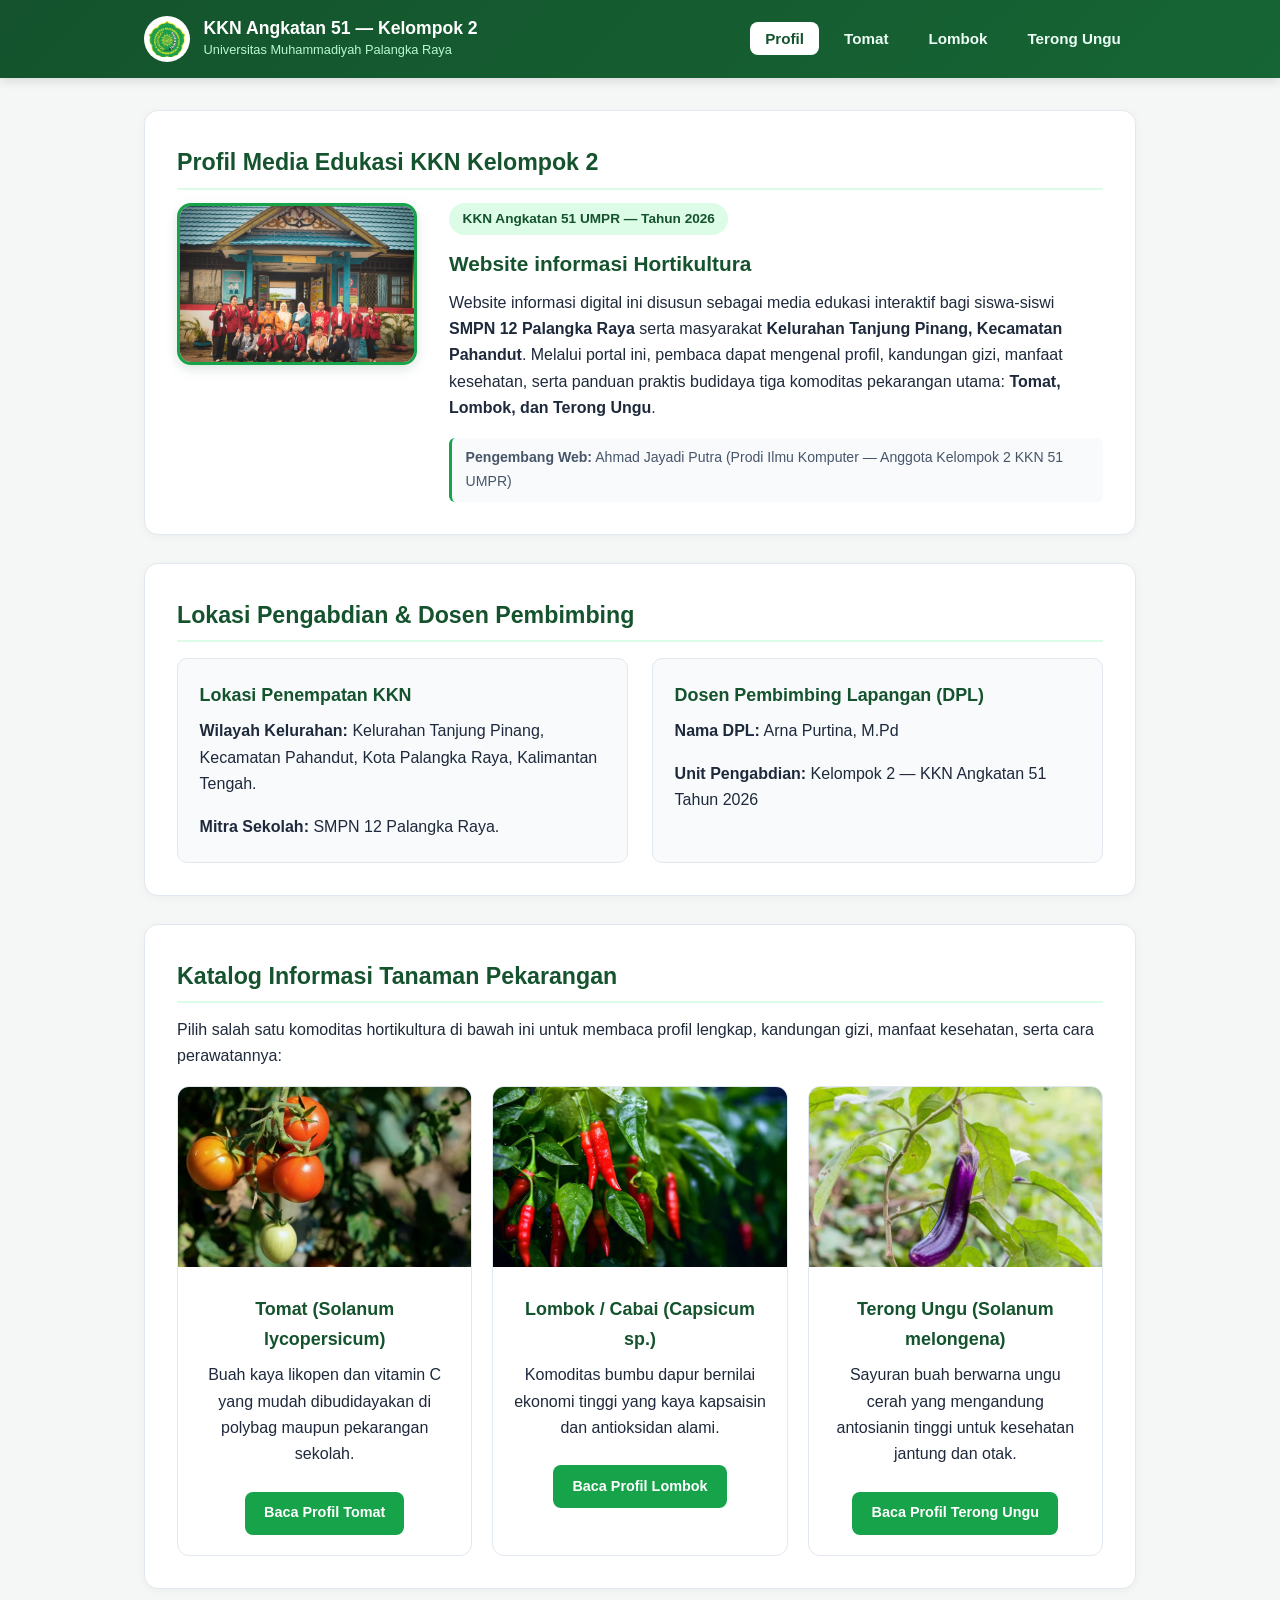
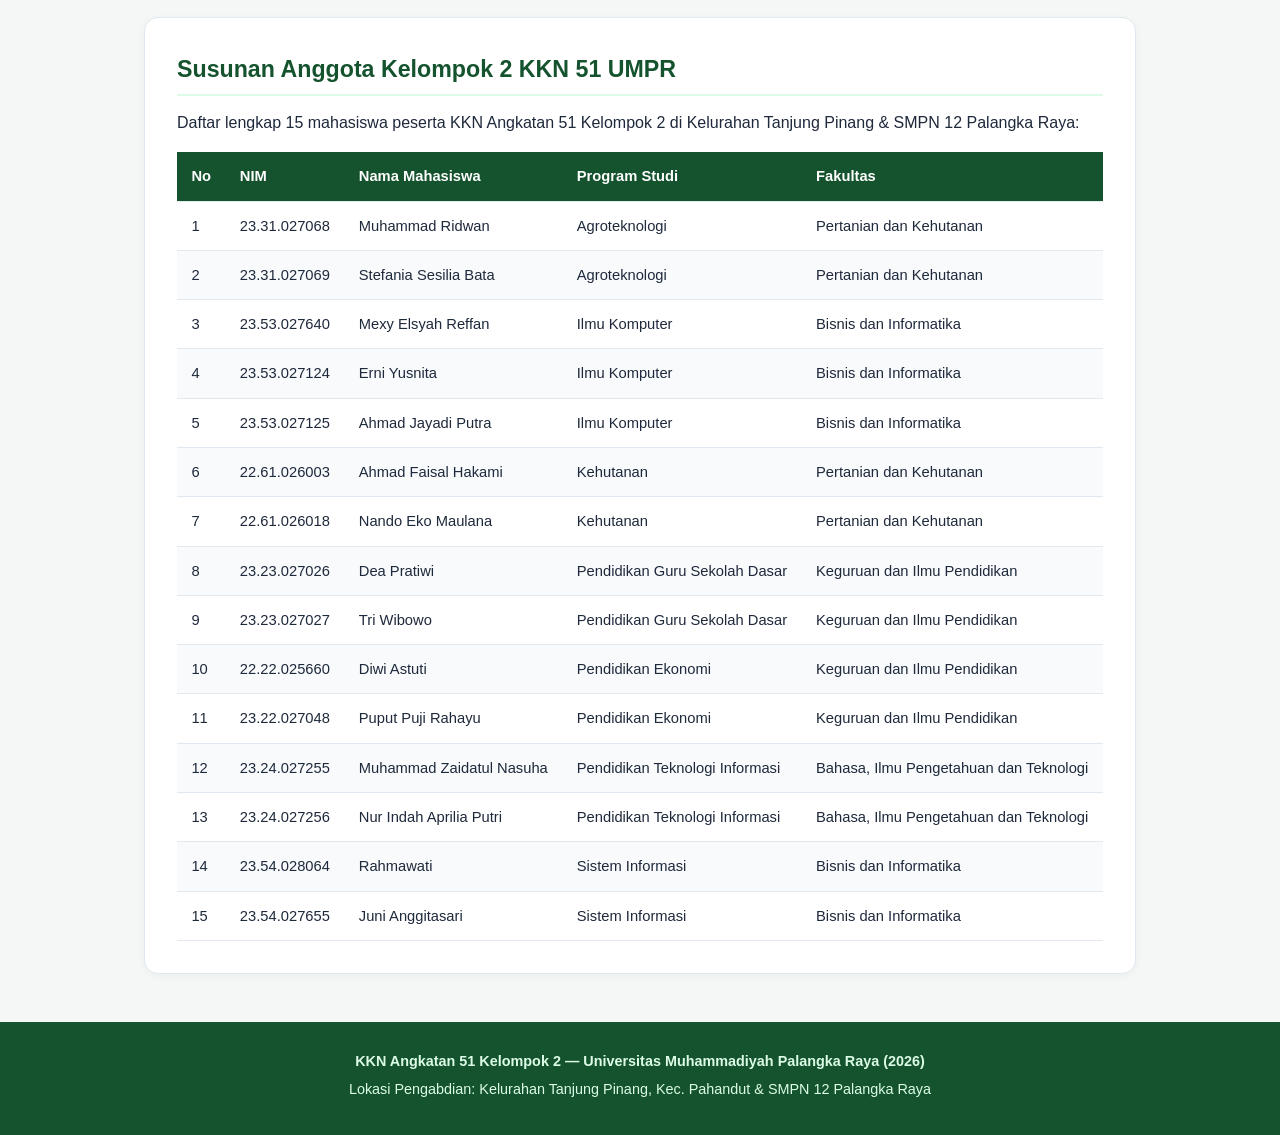
<file: index.html>
<!DOCTYPE html>
<html lang="id">
<head>
  <meta charset="UTF-8">
  <meta name="viewport" content="width=device-width, initial-scale=1.0">
  <title>Profil KKN 51 Kelompok 2 UMPR | Edukasi Tanaman Pekarangan</title>
  <link rel="stylesheet" href="assets/css/style.css">
</head>
<body>
  <header>
    <div class="nav-container">
      <div class="brand">
        <img src="assets/images/umpr.png" alt="Logo UMPR" class="brand-logo">
        <div class="brand-text">
          <h1>KKN Angkatan 51 — Kelompok 2</h1>
          <span>Universitas Muhammadiyah Palangka Raya</span>
        </div>
      </div>
      <nav>
        <ul>
          <li><a href="index.html" class="active">Profil</a></li>
          <li><a href="tomat.html">Tomat</a></li>
          <li><a href="lombok.html">Lombok</a></li>
          <li><a href="terong.html">Terong Ungu</a></li>
        </ul>
      </nav>
    </div>
  </header>

  <main>
    <!-- Profil Program Kerja Kelompok -->
    <section class="card">
      <h2>Profil Media Edukasi KKN Kelompok 2</h2>
      <div class="profile-box">
        <img src="assets/images/profil.jpeg" alt="Dokumentasi Tim KKN Kelompok 2" class="profile-img">
        <div class="profile-info">
          <span class="tag-pill">KKN Angkatan 51 UMPR — Tahun 2026</span>
          <h3 style="font-size: 1.3rem; margin-bottom: 0.5rem;">Website informasi Hortikultura  </h3>
          <p>Website informasi digital ini disusun sebagai media edukasi interaktif bagi siswa-siswi <strong>SMPN 12 Palangka Raya</strong> serta masyarakat <strong>Kelurahan Tanjung Pinang, Kecamatan Pahandut</strong>. Melalui portal ini, pembaca dapat mengenal profil, kandungan gizi, manfaat kesehatan, serta panduan praktis budidaya tiga komoditas pekarangan utama: <strong>Tomat, Lombok, dan Terong Ungu</strong>.</p>
          <p class="dev-credit"><strong>Pengembang Web:</strong> Ahmad Jayadi Putra (Prodi Ilmu Komputer — Anggota Kelompok 2 KKN 51 UMPR)</p>
        </div>
      </div>
    </section>

    <!-- Profil Lokasi KKN & DPL -->
    <section class="card">
      <h2>Lokasi Pengabdian &amp; Dosen Pembimbing</h2>
      <div class="grid-2">
        <div class="sub-card">
          <h3>Lokasi Penempatan KKN</h3>
          <p><strong>Wilayah Kelurahan:</strong> Kelurahan Tanjung Pinang, Kecamatan Pahandut, Kota Palangka Raya, Kalimantan Tengah.</p>
          <p style="margin-bottom: 0;"><strong>Mitra Sekolah:</strong> SMPN 12 Palangka Raya.</p>
        </div>
        <div class="sub-card">
          <h3>Dosen Pembimbing Lapangan (DPL)</h3>
          <p><strong>Nama DPL:</strong> Arna Purtina, M.Pd</p>
          
          <p style="margin-bottom: 0;"><strong>Unit Pengabdian:</strong> Kelompok 2 — KKN Angkatan 51 Tahun 2026</p>
        </div>
      </div>
    </section>

    <!-- Katalog Singkat 3 Tanaman -->
    <section class="card">
      <h2>Katalog Informasi Tanaman Pekarangan</h2>
      <p>Pilih salah satu komoditas hortikultura di bawah ini untuk membaca profil lengkap, kandungan gizi, manfaat kesehatan, serta cara perawatannya:</p>
      <div class="grid-3">
        <div class="plant-preview">
          <img src="assets/images/tomat.jpg" alt="Tanaman Tomat">
          <div class="plant-preview-body">
            <h3>Tomat (Solanum lycopersicum)</h3>
            <p>Buah kaya likopen dan vitamin C yang mudah dibudidayakan di polybag maupun pekarangan sekolah.</p>
            <a href="tomat.html" class="btn">Baca Profil Tomat</a>
          </div>
        </div>

        <div class="plant-preview">
          <img src="assets/images/lombok.jpg" alt="Tanaman Lombok">
          <div class="plant-preview-body">
            <h3>Lombok / Cabai (Capsicum sp.)</h3>
            <p>Komoditas bumbu dapur bernilai ekonomi tinggi yang kaya kapsaisin dan antioksidan alami.</p>
            <a href="lombok.html" class="btn">Baca Profil Lombok</a>
          </div>
        </div>

        <div class="plant-preview">
          <img src="assets/images/terong.jpg" alt="Tanaman Terong Ungu">
          <div class="plant-preview-body">
            <h3>Terong Ungu (Solanum melongena)</h3>
            <p>Sayuran buah berwarna ungu cerah yang mengandung antosianin tinggi untuk kesehatan jantung dan otak.</p>
            <a href="terong.html" class="btn">Baca Profil Terong Ungu</a>
          </div>
        </div>
      </div>
    </section>

    <!-- Daftar Anggota Kelompok 2 -->
    <section class="card">
      <h2>Susunan Anggota Kelompok 2 KKN 51 UMPR</h2>
      <p>Daftar lengkap 15 mahasiswa peserta KKN Angkatan 51 Kelompok 2 di Kelurahan Tanjung Pinang &amp; SMPN 12 Palangka Raya:</p>
      <div class="table-wrapper">
        <table>
          <thead>
            <tr>
              <th>No</th>
              <th>NIM</th>
              <th>Nama Mahasiswa</th>
              <th>Program Studi</th>
              <th>Fakultas</th>
            </tr>
          </thead>
          <tbody>
            <tr>
              <td>1</td>
              <td>23.31.027068</td>
              <td>Muhammad Ridwan</td>
              <td>Agroteknologi</td>
              <td>Pertanian dan Kehutanan</td>
            </tr>
            <tr>
              <td>2</td>
              <td>23.31.027069</td>
              <td>Stefania Sesilia Bata</td>
              <td>Agroteknologi</td>
              <td>Pertanian dan Kehutanan</td>
            </tr>
            <tr>
              <td>3</td>
              <td>23.53.027640</td>
              <td>Mexy Elsyah Reffan</td>
              <td>Ilmu Komputer</td>
              <td>Bisnis dan Informatika</td>
            </tr>
            <tr>
              <td>4</td>
              <td>23.53.027124</td>
              <td>Erni Yusnita</td>
              <td>Ilmu Komputer</td>
              <td>Bisnis dan Informatika</td>
            </tr>
            <tr>
              <td>5</td>
              <td>23.53.027125</td>
              <td>Ahmad Jayadi Putra</td>
              <td>Ilmu Komputer</td>
              <td>Bisnis dan Informatika</td>
            </tr>
            <tr>
              <td>6</td>
              <td>22.61.026003</td>
              <td>Ahmad Faisal Hakami</td>
              <td>Kehutanan</td>
              <td>Pertanian dan Kehutanan</td>
            </tr>
            <tr>
              <td>7</td>
              <td>22.61.026018</td>
              <td>Nando Eko Maulana</td>
              <td>Kehutanan</td>
              <td>Pertanian dan Kehutanan</td>
            </tr>
            <tr>
              <td>8</td>
              <td>23.23.027026</td>
              <td>Dea Pratiwi</td>
              <td>Pendidikan Guru Sekolah Dasar</td>
              <td>Keguruan dan Ilmu Pendidikan</td>
            </tr>
            <tr>
              <td>9</td>
              <td>23.23.027027</td>
              <td>Tri Wibowo</td>
              <td>Pendidikan Guru Sekolah Dasar</td>
              <td>Keguruan dan Ilmu Pendidikan</td>
            </tr>
            <tr>
              <td>10</td>
              <td>22.22.025660</td>
              <td>Diwi Astuti</td>
              <td>Pendidikan Ekonomi</td>
              <td>Keguruan dan Ilmu Pendidikan</td>
            </tr>
            <tr>
              <td>11</td>
              <td>23.22.027048</td>
              <td>Puput Puji Rahayu</td>
              <td>Pendidikan Ekonomi</td>
              <td>Keguruan dan Ilmu Pendidikan</td>
            </tr>
            <tr>
              <td>12</td>
              <td>23.24.027255</td>
              <td>Muhammad Zaidatul Nasuha</td>
              <td>Pendidikan Teknologi Informasi</td>
              <td>Bahasa, Ilmu Pengetahuan dan Teknologi</td>
            </tr>
            <tr>
              <td>13</td>
              <td>23.24.027256</td>
              <td>Nur Indah Aprilia Putri</td>
              <td>Pendidikan Teknologi Informasi</td>
              <td>Bahasa, Ilmu Pengetahuan dan Teknologi</td>
            </tr>
            <tr>
              <td>14</td>
              <td>23.54.028064</td>
              <td>Rahmawati</td>
              <td>Sistem Informasi</td>
              <td>Bisnis dan Informatika</td>
            </tr>
            <tr>
              <td>15</td>
              <td>23.54.027655</td>
              <td>Juni Anggitasari</td>
              <td>Sistem Informasi</td>
              <td>Bisnis dan Informatika</td>
            </tr>
          </tbody>
        </table>
      </div>
    </section>
  </main>

  <footer>
    <p><strong>KKN Angkatan 51 Kelompok 2 — Universitas Muhammadiyah Palangka Raya (2026)</strong></p>
    <p>Lokasi Pengabdian: Kelurahan Tanjung Pinang, Kec. Pahandut &amp; SMPN 12 Palangka Raya</p>
  </footer>
</body>
</html>
</file>
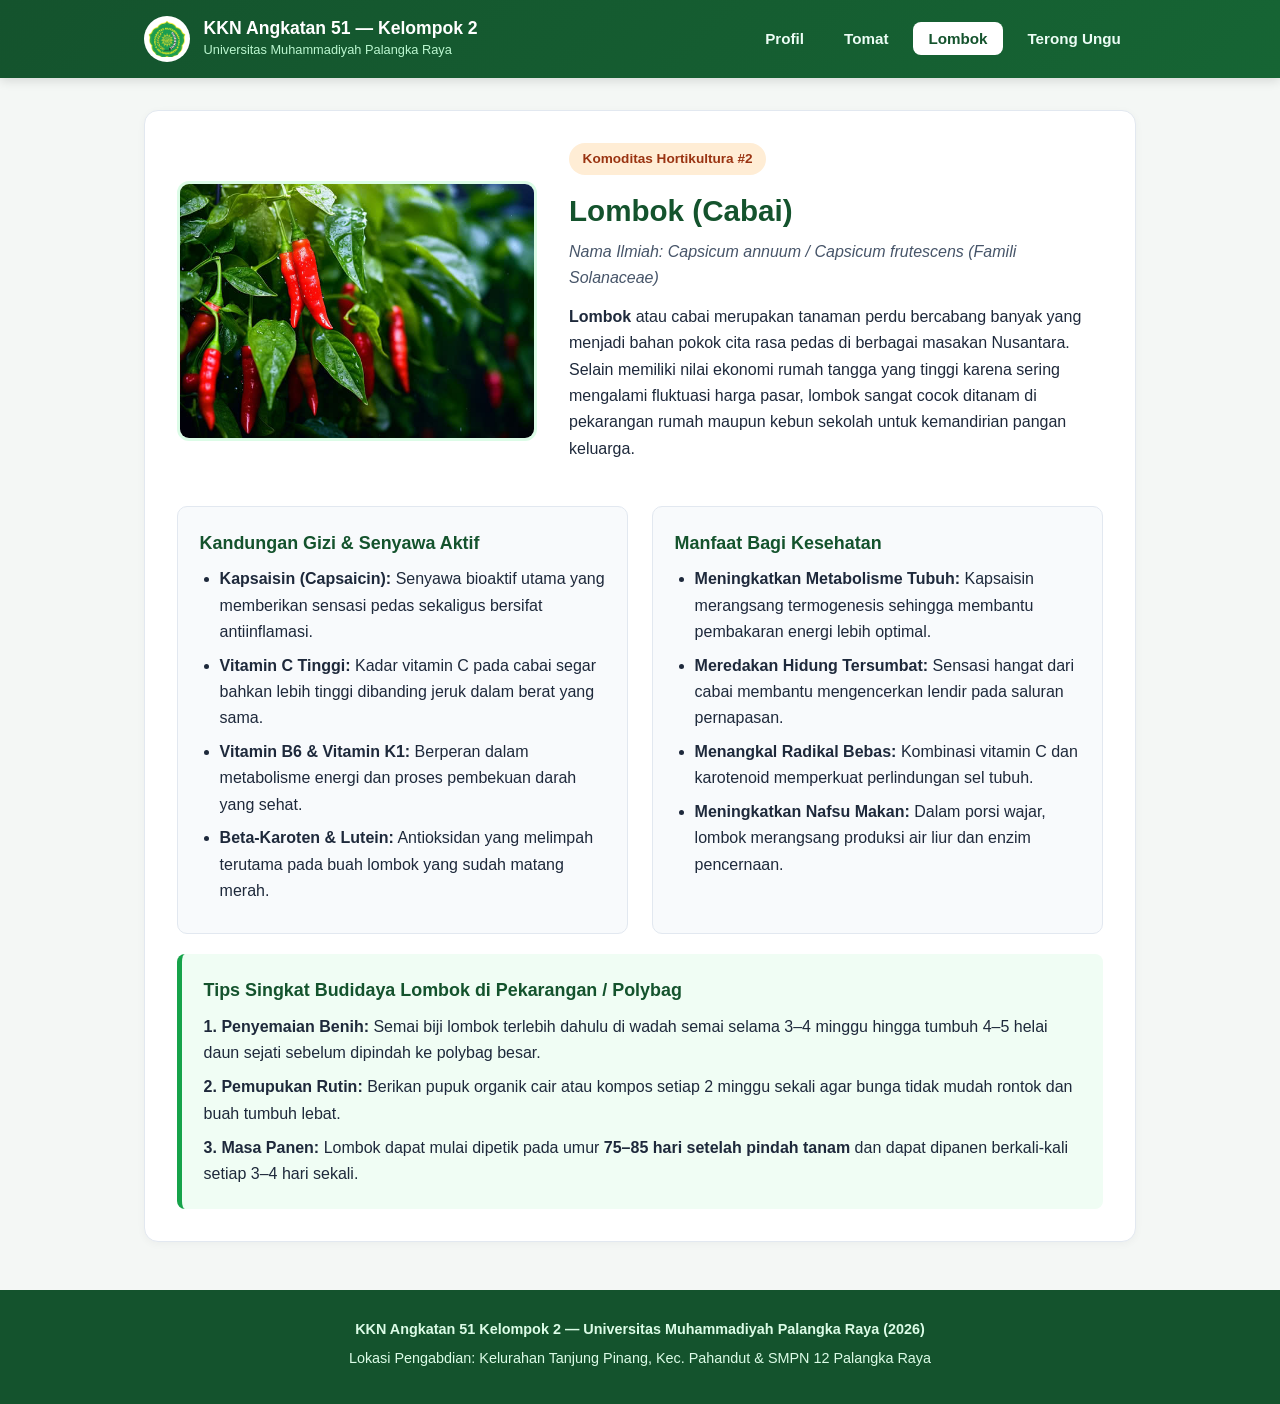
<file: lombok.html>
<!DOCTYPE html>
<html lang="id">
<head>
  <meta charset="UTF-8">
  <meta name="viewport" content="width=device-width, initial-scale=1.0">
  <title>Profil Tanaman Lombok | KKN 51 Kelompok 2 UMPR</title>
  <link rel="stylesheet" href="assets/css/style.css">
</head>
<body>
  <header>
    <div class="nav-container">
      <div class="brand">
        <img src="assets/images/umpr.png" alt="Logo UMPR" class="brand-logo">
        <div class="brand-text">
          <h1>KKN Angkatan 51 — Kelompok 2</h1>
          <span>Universitas Muhammadiyah Palangka Raya</span>
        </div>
      </div>
      <nav>
        <ul>
          <li><a href="index.html">Profil</a></li>
          <li><a href="tomat.html">Tomat</a></li>
          <li><a href="lombok.html" class="active">Lombok</a></li>
          <li><a href="terong.html">Terong Ungu</a></li>
        </ul>
      </nav>
    </div>
  </header>

  <main>
    <section class="card">
      <div class="plant-hero">
        <img src="assets/images/lombok.jpg" alt="Tanaman Lombok / Cabai" class="plant-hero-img">
        <div class="plant-hero-text">
          <span class="tag-pill" style="background-color: #ffedd5; color: #9a3412;">Komoditas Hortikultura #2</span>
          <h2 style="border: none; padding: 0; margin-bottom: 0.2rem; font-size: 1.85rem;">Lombok (Cabai)</h2>
          <p class="latin-name">Nama Ilmiah: Capsicum annuum / Capsicum frutescens (Famili Solanaceae)</p>
          <p><strong>Lombok</strong> atau cabai merupakan tanaman perdu bercabang banyak yang menjadi bahan pokok cita rasa pedas di berbagai masakan Nusantara. Selain memiliki nilai ekonomi rumah tangga yang tinggi karena sering mengalami fluktuasi harga pasar, lombok sangat cocok ditanam di pekarangan rumah maupun kebun sekolah untuk kemandirian pangan keluarga.</p>
        </div>
      </div>

      <div class="grid-2" style="margin-top: 1.75rem;">
        <div class="sub-card">
          <h3>Kandungan Gizi &amp; Senyawa Aktif</h3>
          <ul>
            <li><strong>Kapsaisin (Capsaicin):</strong> Senyawa bioaktif utama yang memberikan sensasi pedas sekaligus bersifat antiinflamasi.</li>
            <li><strong>Vitamin C Tinggi:</strong> Kadar vitamin C pada cabai segar bahkan lebih tinggi dibanding jeruk dalam berat yang sama.</li>
            <li><strong>Vitamin B6 &amp; Vitamin K1:</strong> Berperan dalam metabolisme energi dan proses pembekuan darah yang sehat.</li>
            <li><strong>Beta-Karoten &amp; Lutein:</strong> Antioksidan yang melimpah terutama pada buah lombok yang sudah matang merah.</li>
          </ul>
        </div>

        <div class="sub-card">
          <h3>Manfaat Bagi Kesehatan</h3>
          <ul>
            <li><strong>Meningkatkan Metabolisme Tubuh:</strong> Kapsaisin merangsang termogenesis sehingga membantu pembakaran energi lebih optimal.</li>
            <li><strong>Meredakan Hidung Tersumbat:</strong> Sensasi hangat dari cabai membantu mengencerkan lendir pada saluran pernapasan.</li>
            <li><strong>Menangkal Radikal Bebas:</strong> Kombinasi vitamin C dan karotenoid memperkuat perlindungan sel tubuh.</li>
            <li><strong>Meningkatkan Nafsu Makan:</strong> Dalam porsi wajar, lombok merangsang produksi air liur dan enzim pencernaan.</li>
          </ul>
        </div>
      </div>

      <div class="tips-box">
        <h3>Tips Singkat Budidaya Lombok di Pekarangan / Polybag</h3>
        <p style="margin-bottom: 0.5rem;"><strong>1. Penyemaian Benih:</strong> Semai biji lombok terlebih dahulu di wadah semai selama 3–4 minggu hingga tumbuh 4–5 helai daun sejati sebelum dipindah ke polybag besar.</p>
        <p style="margin-bottom: 0.5rem;"><strong>2. Pemupukan Rutin:</strong> Berikan pupuk organik cair atau kompos setiap 2 minggu sekali agar bunga tidak mudah rontok dan buah tumbuh lebat.</p>
        <p style="margin-bottom: 0;"><strong>3. Masa Panen:</strong> Lombok dapat mulai dipetik pada umur <strong>75–85 hari setelah pindah tanam</strong> dan dapat dipanen berkali-kali setiap 3–4 hari sekali.</p>
      </div>
    </section>
  </main>

  <footer>
    <p><strong>KKN Angkatan 51 Kelompok 2 — Universitas Muhammadiyah Palangka Raya (2026)</strong></p>
    <p>Lokasi Pengabdian: Kelurahan Tanjung Pinang, Kec. Pahandut &amp; SMPN 12 Palangka Raya</p>
  </footer>
</body>
</html>
</file>
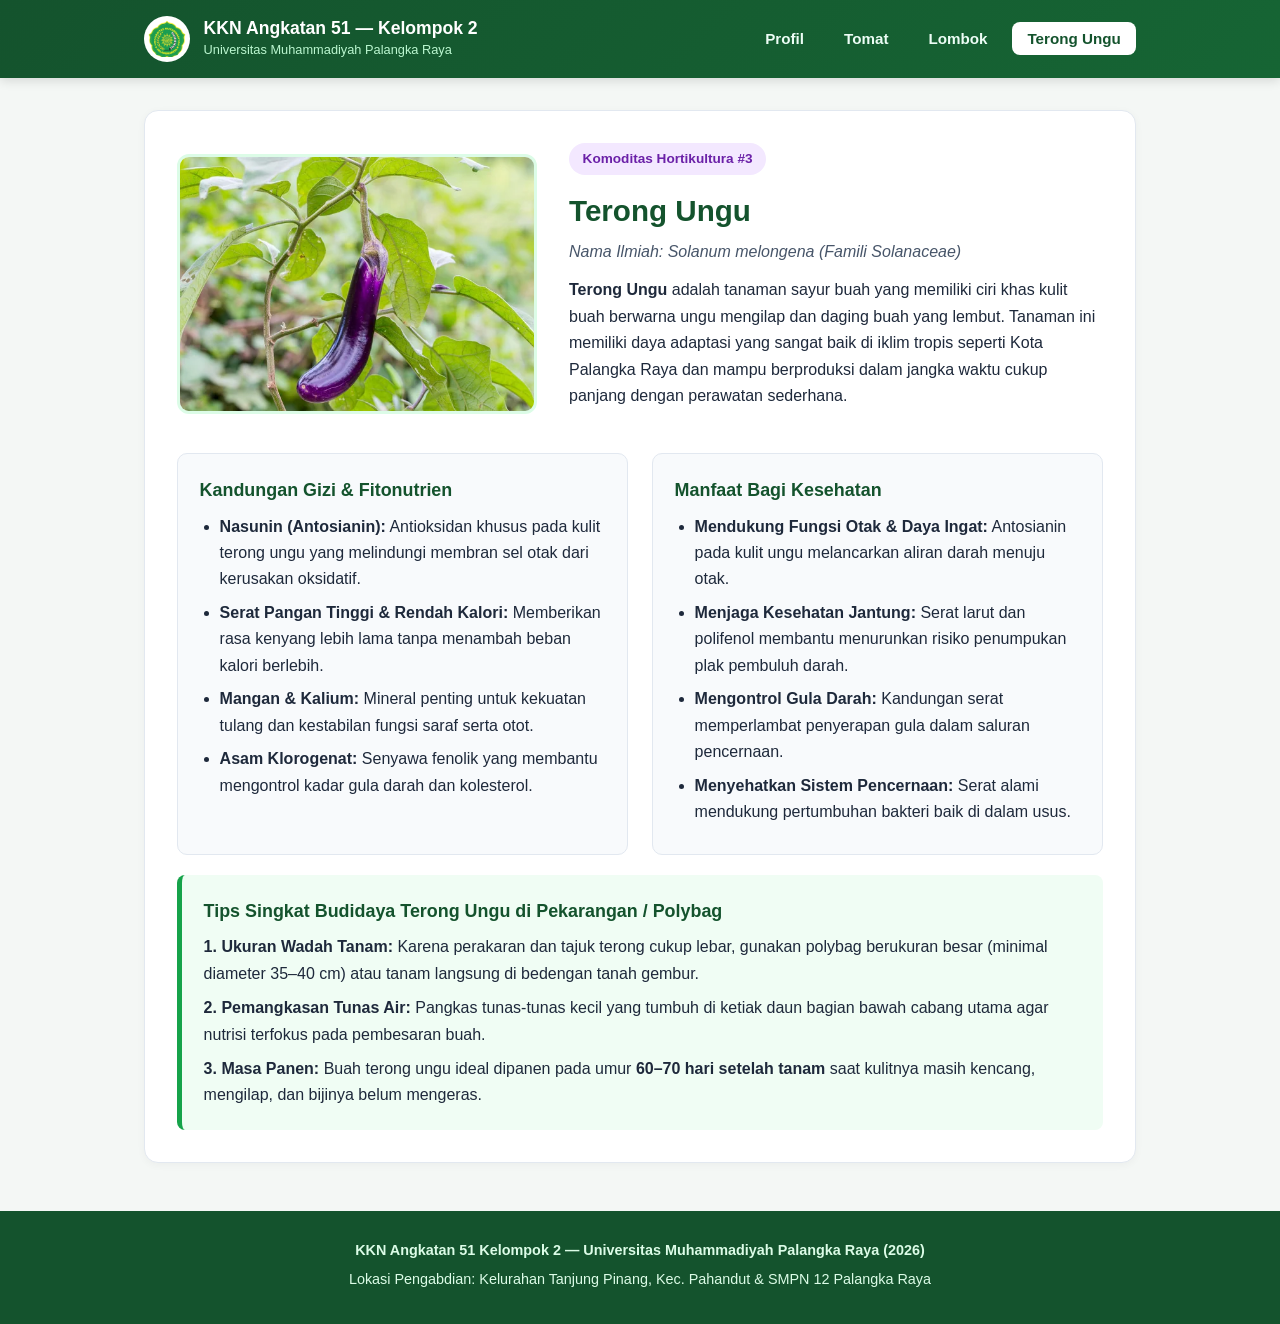
<file: terong.html>
<!DOCTYPE html>
<html lang="id">
<head>
  <meta charset="UTF-8">
  <meta name="viewport" content="width=device-width, initial-scale=1.0">
  <title>Profil Tanaman Terong Ungu | KKN 51 Kelompok 2 UMPR</title>
  <link rel="stylesheet" href="assets/css/style.css">
</head>
<body>
  <header>
    <div class="nav-container">
      <div class="brand">
        <img src="assets/images/umpr.png" alt="Logo UMPR" class="brand-logo">
        <div class="brand-text">
          <h1>KKN Angkatan 51 — Kelompok 2</h1>
          <span>Universitas Muhammadiyah Palangka Raya</span>
        </div>
      </div>
      <nav>
        <ul>
          <li><a href="index.html">Profil</a></li>
          <li><a href="tomat.html">Tomat</a></li>
          <li><a href="lombok.html">Lombok</a></li>
          <li><a href="terong.html" class="active">Terong Ungu</a></li>
        </ul>
      </nav>
    </div>
  </header>

  <main>
    <section class="card">
      <div class="plant-hero">
        <img src="assets/images/terong.jpg" alt="Tanaman dan Buah Terong Ungu" class="plant-hero-img">
        <div class="plant-hero-text">
          <span class="tag-pill" style="background-color: #f3e8ff; color: #6b21a8;">Komoditas Hortikultura #3</span>
          <h2 style="border: none; padding: 0; margin-bottom: 0.2rem; font-size: 1.85rem;">Terong Ungu</h2>
          <p class="latin-name">Nama Ilmiah: Solanum melongena (Famili Solanaceae)</p>
          <p><strong>Terong Ungu</strong> adalah tanaman sayur buah yang memiliki ciri khas kulit buah berwarna ungu mengilap dan daging buah yang lembut. Tanaman ini memiliki daya adaptasi yang sangat baik di iklim tropis seperti Kota Palangka Raya dan mampu berproduksi dalam jangka waktu cukup panjang dengan perawatan sederhana.</p>
        </div>
      </div>

      <div class="grid-2" style="margin-top: 1.75rem;">
        <div class="sub-card">
          <h3>Kandungan Gizi &amp; Fitonutrien</h3>
          <ul>
            <li><strong>Nasunin (Antosianin):</strong> Antioksidan khusus pada kulit terong ungu yang melindungi membran sel otak dari kerusakan oksidatif.</li>
            <li><strong>Serat Pangan Tinggi &amp; Rendah Kalori:</strong> Memberikan rasa kenyang lebih lama tanpa menambah beban kalori berlebih.</li>
            <li><strong>Mangan &amp; Kalium:</strong> Mineral penting untuk kekuatan tulang dan kestabilan fungsi saraf serta otot.</li>
            <li><strong>Asam Klorogenat:</strong> Senyawa fenolik yang membantu mengontrol kadar gula darah dan kolesterol.</li>
          </ul>
        </div>

        <div class="sub-card">
          <h3>Manfaat Bagi Kesehatan</h3>
          <ul>
            <li><strong>Mendukung Fungsi Otak &amp; Daya Ingat:</strong> Antosianin pada kulit ungu melancarkan aliran darah menuju otak.</li>
            <li><strong>Menjaga Kesehatan Jantung:</strong> Serat larut dan polifenol membantu menurunkan risiko penumpukan plak pembuluh darah.</li>
            <li><strong>Mengontrol Gula Darah:</strong> Kandungan serat memperlambat penyerapan gula dalam saluran pencernaan.</li>
            <li><strong>Menyehatkan Sistem Pencernaan:</strong> Serat alami mendukung pertumbuhan bakteri baik di dalam usus.</li>
          </ul>
        </div>
      </div>

      <div class="tips-box">
        <h3>Tips Singkat Budidaya Terong Ungu di Pekarangan / Polybag</h3>
        <p style="margin-bottom: 0.5rem;"><strong>1. Ukuran Wadah Tanam:</strong> Karena perakaran dan tajuk terong cukup lebar, gunakan polybag berukuran besar (minimal diameter 35–40 cm) atau tanam langsung di bedengan tanah gembur.</p>
        <p style="margin-bottom: 0.5rem;"><strong>2. Pemangkasan Tunas Air:</strong> Pangkas tunas-tunas kecil yang tumbuh di ketiak daun bagian bawah cabang utama agar nutrisi terfokus pada pembesaran buah.</p>
        <p style="margin-bottom: 0;"><strong>3. Masa Panen:</strong> Buah terong ungu ideal dipanen pada umur <strong>60–70 hari setelah tanam</strong> saat kulitnya masih kencang, mengilap, dan bijinya belum mengeras.</p>
      </div>
    </section>
  </main>

  <footer>
    <p><strong>KKN Angkatan 51 Kelompok 2 — Universitas Muhammadiyah Palangka Raya (2026)</strong></p>
    <p>Lokasi Pengabdian: Kelurahan Tanjung Pinang, Kec. Pahandut &amp; SMPN 12 Palangka Raya</p>
  </footer>
</body>
</html>
</file>
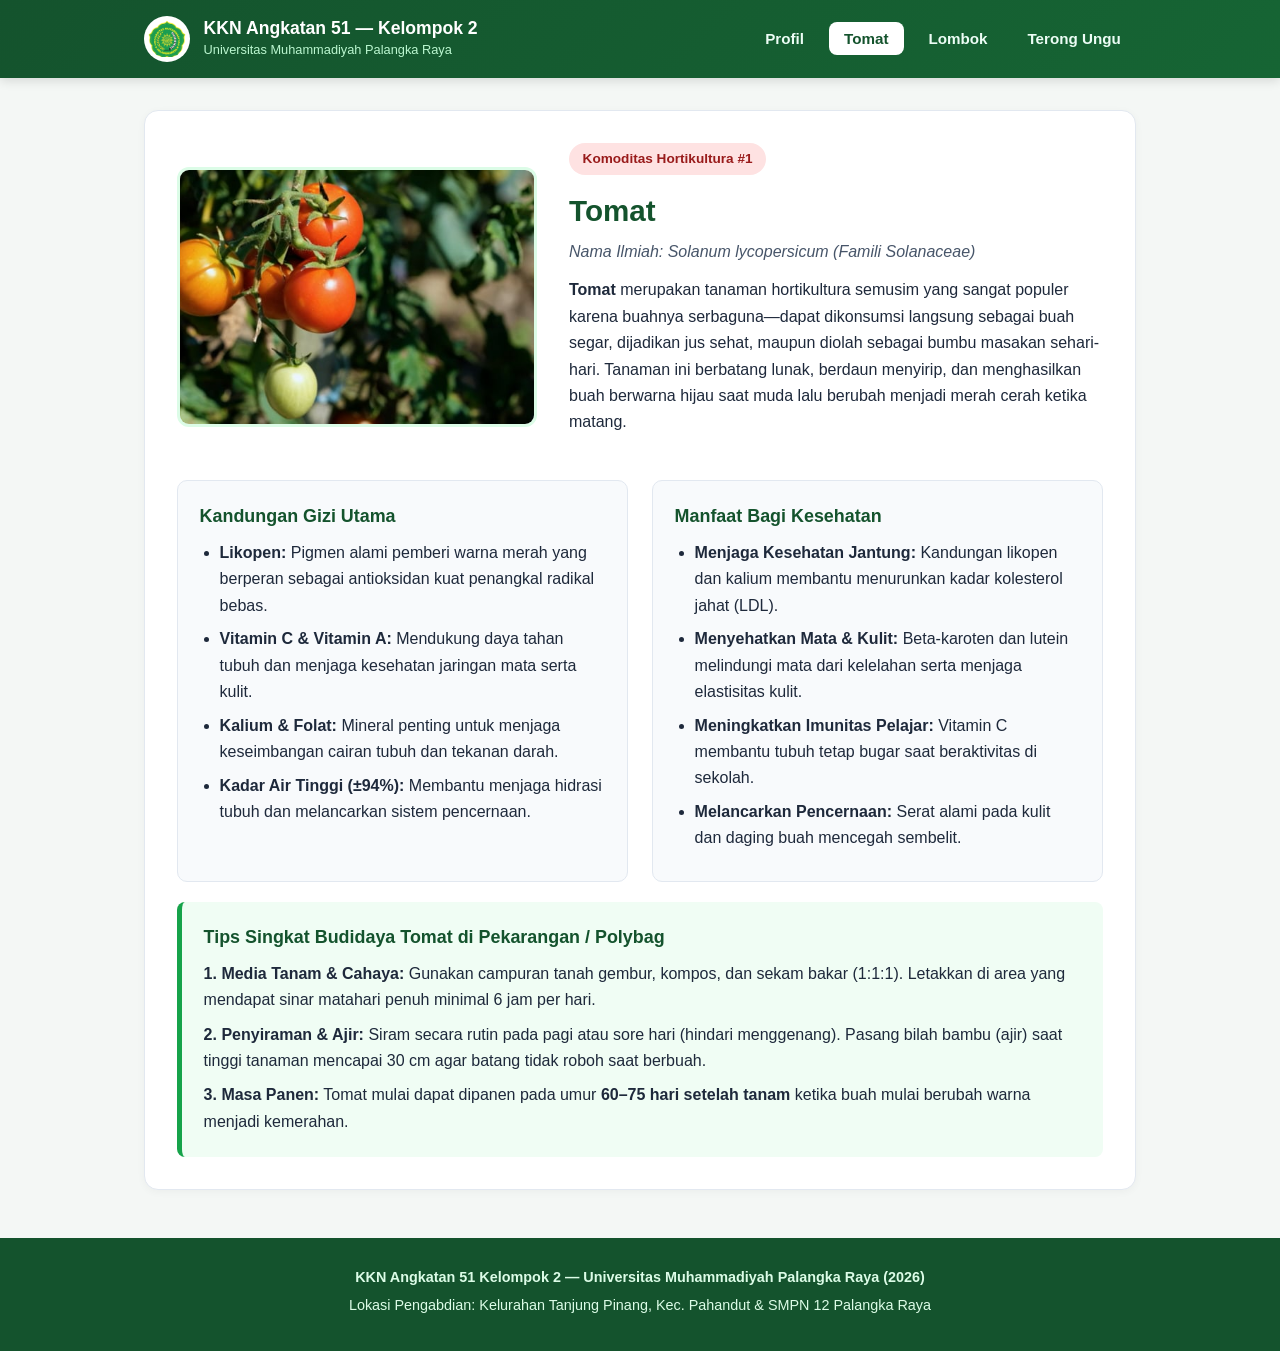
<file: tomat.html>
<!DOCTYPE html>
<html lang="id">
<head>
  <meta charset="UTF-8">
  <meta name="viewport" content="width=device-width, initial-scale=1.0">
  <title>Profil Tanaman Tomat | KKN 51 Kelompok 2 UMPR</title>
  <link rel="stylesheet" href="assets/css/style.css">
</head>
<body>
  <header>
    <div class="nav-container">
      <div class="brand">
        <img src="assets/images/umpr.png" alt="Logo UMPR" class="brand-logo">
        <div class="brand-text">
          <h1>KKN Angkatan 51 — Kelompok 2</h1>
          <span>Universitas Muhammadiyah Palangka Raya</span>
        </div>
      </div>
      <nav>
        <ul>
          <li><a href="index.html">Profil</a></li>
          <li><a href="tomat.html" class="active">Tomat</a></li>
          <li><a href="lombok.html">Lombok</a></li>
          <li><a href="terong.html">Terong Ungu</a></li>
        </ul>
      </nav>
    </div>
  </header>

  <main>
    <section class="card">
      <div class="plant-hero">
        <img src="assets/images/tomat.jpg" alt="Buah dan Tanaman Tomat" class="plant-hero-img">
        <div class="plant-hero-text">
          <span class="tag-pill" style="background-color: #fee2e2; color: #991b1b;">Komoditas Hortikultura #1</span>
          <h2 style="border: none; padding: 0; margin-bottom: 0.2rem; font-size: 1.85rem;">Tomat</h2>
          <p class="latin-name">Nama Ilmiah: Solanum lycopersicum (Famili Solanaceae)</p>
          <p><strong>Tomat</strong> merupakan tanaman hortikultura semusim yang sangat populer karena buahnya serbaguna—dapat dikonsumsi langsung sebagai buah segar, dijadikan jus sehat, maupun diolah sebagai bumbu masakan sehari-hari. Tanaman ini berbatang lunak, berdaun menyirip, dan menghasilkan buah berwarna hijau saat muda lalu berubah menjadi merah cerah ketika matang.</p>
        </div>
      </div>

      <div class="grid-2" style="margin-top: 1.75rem;">
        <div class="sub-card">
          <h3>Kandungan Gizi Utama</h3>
          <ul>
            <li><strong>Likopen:</strong> Pigmen alami pemberi warna merah yang berperan sebagai antioksidan kuat penangkal radikal bebas.</li>
            <li><strong>Vitamin C &amp; Vitamin A:</strong> Mendukung daya tahan tubuh dan menjaga kesehatan jaringan mata serta kulit.</li>
            <li><strong>Kalium &amp; Folat:</strong> Mineral penting untuk menjaga keseimbangan cairan tubuh dan tekanan darah.</li>
            <li><strong>Kadar Air Tinggi (±94%):</strong> Membantu menjaga hidrasi tubuh dan melancarkan sistem pencernaan.</li>
          </ul>
        </div>

        <div class="sub-card">
          <h3>Manfaat Bagi Kesehatan</h3>
          <ul>
            <li><strong>Menjaga Kesehatan Jantung:</strong> Kandungan likopen dan kalium membantu menurunkan kadar kolesterol jahat (LDL).</li>
            <li><strong>Menyehatkan Mata &amp; Kulit:</strong> Beta-karoten dan lutein melindungi mata dari kelelahan serta menjaga elastisitas kulit.</li>
            <li><strong>Meningkatkan Imunitas Pelajar:</strong> Vitamin C membantu tubuh tetap bugar saat beraktivitas di sekolah.</li>
            <li><strong>Melancarkan Pencernaan:</strong> Serat alami pada kulit dan daging buah mencegah sembelit.</li>
          </ul>
        </div>
      </div>

      <div class="tips-box">
        <h3>Tips Singkat Budidaya Tomat di Pekarangan / Polybag</h3>
        <p style="margin-bottom: 0.5rem;"><strong>1. Media Tanam &amp; Cahaya:</strong> Gunakan campuran tanah gembur, kompos, dan sekam bakar (1:1:1). Letakkan di area yang mendapat sinar matahari penuh minimal 6 jam per hari.</p>
        <p style="margin-bottom: 0.5rem;"><strong>2. Penyiraman &amp; Ajir:</strong> Siram secara rutin pada pagi atau sore hari (hindari menggenang). Pasang bilah bambu (ajir) saat tinggi tanaman mencapai 30 cm agar batang tidak roboh saat berbuah.</p>
        <p style="margin-bottom: 0;"><strong>3. Masa Panen:</strong> Tomat mulai dapat dipanen pada umur <strong>60–75 hari setelah tanam</strong> ketika buah mulai berubah warna menjadi kemerahan.</p>
      </div>
    </section>
  </main>

  <footer>
    <p><strong>KKN Angkatan 51 Kelompok 2 — Universitas Muhammadiyah Palangka Raya (2026)</strong></p>
    <p>Lokasi Pengabdian: Kelurahan Tanjung Pinang, Kec. Pahandut &amp; SMPN 12 Palangka Raya</p>
  </footer>
</body>
</html>
</file>
<file: assets/css/style.css>
/* Tema KKN 51 UMPR Kelompok 2 - Edukasi Tanaman Pekarangan */
:root {
  --primary: #14532d;       /* Hijau Tua Botani */
  --primary-light: #16a34a; /* Hijau Daun Segar */
  --accent: #dcfce7;        /* Hijau Lembut */
  --bg: #f4f7f5;
  --card-bg: #ffffff;
  --text: #1e293b;
  --text-muted: #475569;
  --border: #d1fae5;
}

* {
  box-sizing: border-box;
  margin: 0;
  padding: 0;
}

body {
  font-family: 'Segoe UI', Tahoma, Geneva, Verdana, sans-serif;
  background-color: var(--bg);
  color: var(--text);
  line-height: 1.65;
}

/* Header & Navigasi */
header {
  background: linear-gradient(135deg, #14532d 0%, #166534 100%);
  color: #ffffff;
  padding: 1rem 0;
  box-shadow: 0 3px 10px rgba(0, 0, 0, 0.12);
  position: sticky;
  top: 0;
  z-index: 100;
}

.nav-container {
  max-width: 1040px;
  margin: 0 auto;
  padding: 0 1.5rem;
  display: flex;
  justify-content: space-between;
  align-items: center;
  flex-wrap: wrap;
  gap: 1rem;
}

.brand {
  display: flex;
  align-items: center;
  gap: 0.85rem;
}

.brand-logo {
  width: 46px;
  height: 46px;
  object-fit: contain;
  background-color: #ffffff;
  padding: 4px;
  border-radius: 50%;
}

.brand-text h1 {
  color: #ffffff;
  font-size: 1.1rem;
  margin: 0;
  line-height: 1.2;
}

.brand-text span {
  font-size: 0.8rem;
  color: #bbf7d0;
  display: block;
}

nav ul {
  list-style: none;
  display: flex;
  gap: 0.6rem;
  flex-wrap: wrap;
}

nav a {
  color: #ecfdf5;
  text-decoration: none;
  font-weight: 600;
  font-size: 0.95rem;
  padding: 0.5rem 0.95rem;
  border-radius: 8px;
  transition: all 0.2s ease;
}

nav a:hover,
nav a.active {
  background-color: #ffffff;
  color: var(--primary);
}

/* Kontainer Utama */
main {
  max-width: 1040px;
  margin: 2rem auto;
  padding: 0 1.5rem;
}

.card {
  background-color: var(--card-bg);
  border: 1px solid #e2e8f0;
  border-radius: 14px;
  padding: 2rem;
  margin-bottom: 1.75rem;
  box-shadow: 0 2px 8px rgba(0, 0, 0, 0.04);
}

h2 {
  color: var(--primary);
  font-size: 1.45rem;
  margin-bottom: 0.85rem;
  border-bottom: 2px solid var(--accent);
  padding-bottom: 0.4rem;
}

h3 {
  color: var(--primary);
  font-size: 1.12rem;
  margin-bottom: 0.5rem;
}

p {
  margin-bottom: 1rem;
}

/* Profil Kelompok & Foto Utuh Tanpa Crop */
.profile-box {
  display: flex;
  align-items: flex-start;
  gap: 2rem;
  flex-wrap: wrap;
}

.profile-img {
  width: 240px;
  max-width: 100%;
  height: auto;
  display: block;
  border-radius: 14px;
  border: 3px solid var(--primary-light);
  box-shadow: 0 4px 12px rgba(20, 83, 45, 0.15);
}

.profile-info {
  flex: 1;
  min-width: 260px;
}

.dev-credit {
  font-size: 0.88rem;
  color: var(--text-muted);
  background-color: #f8fafc;
  border-left: 3px solid var(--primary-light);
  padding: 0.55rem 0.85rem;
  border-radius: 6px;
  margin-bottom: 0;
}

.tag-pill {
  display: inline-block;
  background-color: var(--accent);
  color: var(--primary);
  font-weight: 700;
  font-size: 0.85rem;
  padding: 0.3rem 0.85rem;
  border-radius: 999px;
  margin-bottom: 0.75rem;
}

/* Grid & Sub-Kartu */
.grid-2 {
  display: grid;
  grid-template-columns: repeat(auto-fit, minmax(290px, 1fr));
  gap: 1.5rem;
  margin-top: 1rem;
}

.grid-3 {
  display: grid;
  grid-template-columns: repeat(auto-fit, minmax(260px, 1fr));
  gap: 1.25rem;
  margin-top: 1rem;
}

.sub-card {
  background-color: #f8fafc;
  border: 1px solid #e2e8f0;
  border-radius: 10px;
  padding: 1.35rem;
}

.sub-card ul {
  margin-left: 1.25rem;
}

.sub-card li {
  margin-bottom: 0.45rem;
}

/* Kartu Pintasan Tanaman di Halaman Profil */
.plant-preview {
  text-align: center;
  background: #ffffff;
  border: 1px solid #e2e8f0;
  border-radius: 12px;
  overflow: hidden;
  transition: transform 0.2s ease, box-shadow 0.2s ease;
}

.plant-preview:hover {
  transform: translateY(-4px);
  box-shadow: 0 8px 18px rgba(0, 0, 0, 0.08);
}

.plant-preview img {
  width: 100%;
  height: 180px;
  object-fit: cover;
}

.plant-preview-body {
  padding: 1.25rem;
}

/* Halaman Detail Tanaman */
.plant-hero {
  display: flex;
  gap: 2rem;
  align-items: center;
  flex-wrap: wrap;
}

.plant-hero-img {
  width: 100%;
  max-width: 360px;
  height: 260px;
  object-fit: cover;
  border-radius: 12px;
  border: 3px solid var(--accent);
}

.plant-hero-text {
  flex: 1;
  min-width: 260px;
}

.latin-name {
  font-style: italic;
  color: var(--text-muted);
  font-size: 1rem;
  margin-bottom: 0.75rem;
}

.tips-box {
  background-color: #f0fdf4;
  border-left: 5px solid var(--primary-light);
  padding: 1.35rem;
  border-radius: 8px;
  margin-top: 1.25rem;
}

/* Tabel Anggota Kelompok */
.table-wrapper {
  overflow-x: auto;
  margin-top: 1rem;
}

table {
  width: 100%;
  border-collapse: collapse;
  font-size: 0.92rem;
}

th, td {
  padding: 0.75rem 0.9rem;
  text-align: left;
  border-bottom: 1px solid #e2e8f0;
}

th {
  background-color: var(--primary);
  color: #ffffff;
  font-weight: 600;
}

tr:nth-child(even) {
  background-color: #f8fafc;
}

tr:hover {
  background-color: #f0fdf4;
}

/* Tombol */
.btn {
  display: inline-block;
  background-color: var(--primary-light);
  color: #ffffff;
  text-decoration: none;
  padding: 0.6rem 1.2rem;
  border-radius: 8px;
  font-weight: 600;
  font-size: 0.9rem;
  margin-top: 0.5rem;
  transition: background 0.2s;
}

.btn:hover {
  background-color: var(--primary);
}

/* Footer */
footer {
  background-color: #14532d;
  color: #dcfce7;
  text-align: center;
  padding: 1.75rem 1rem;
  font-size: 0.9rem;
  margin-top: 3rem;
}

footer p {
  margin-bottom: 0.3rem;
}
</file>
